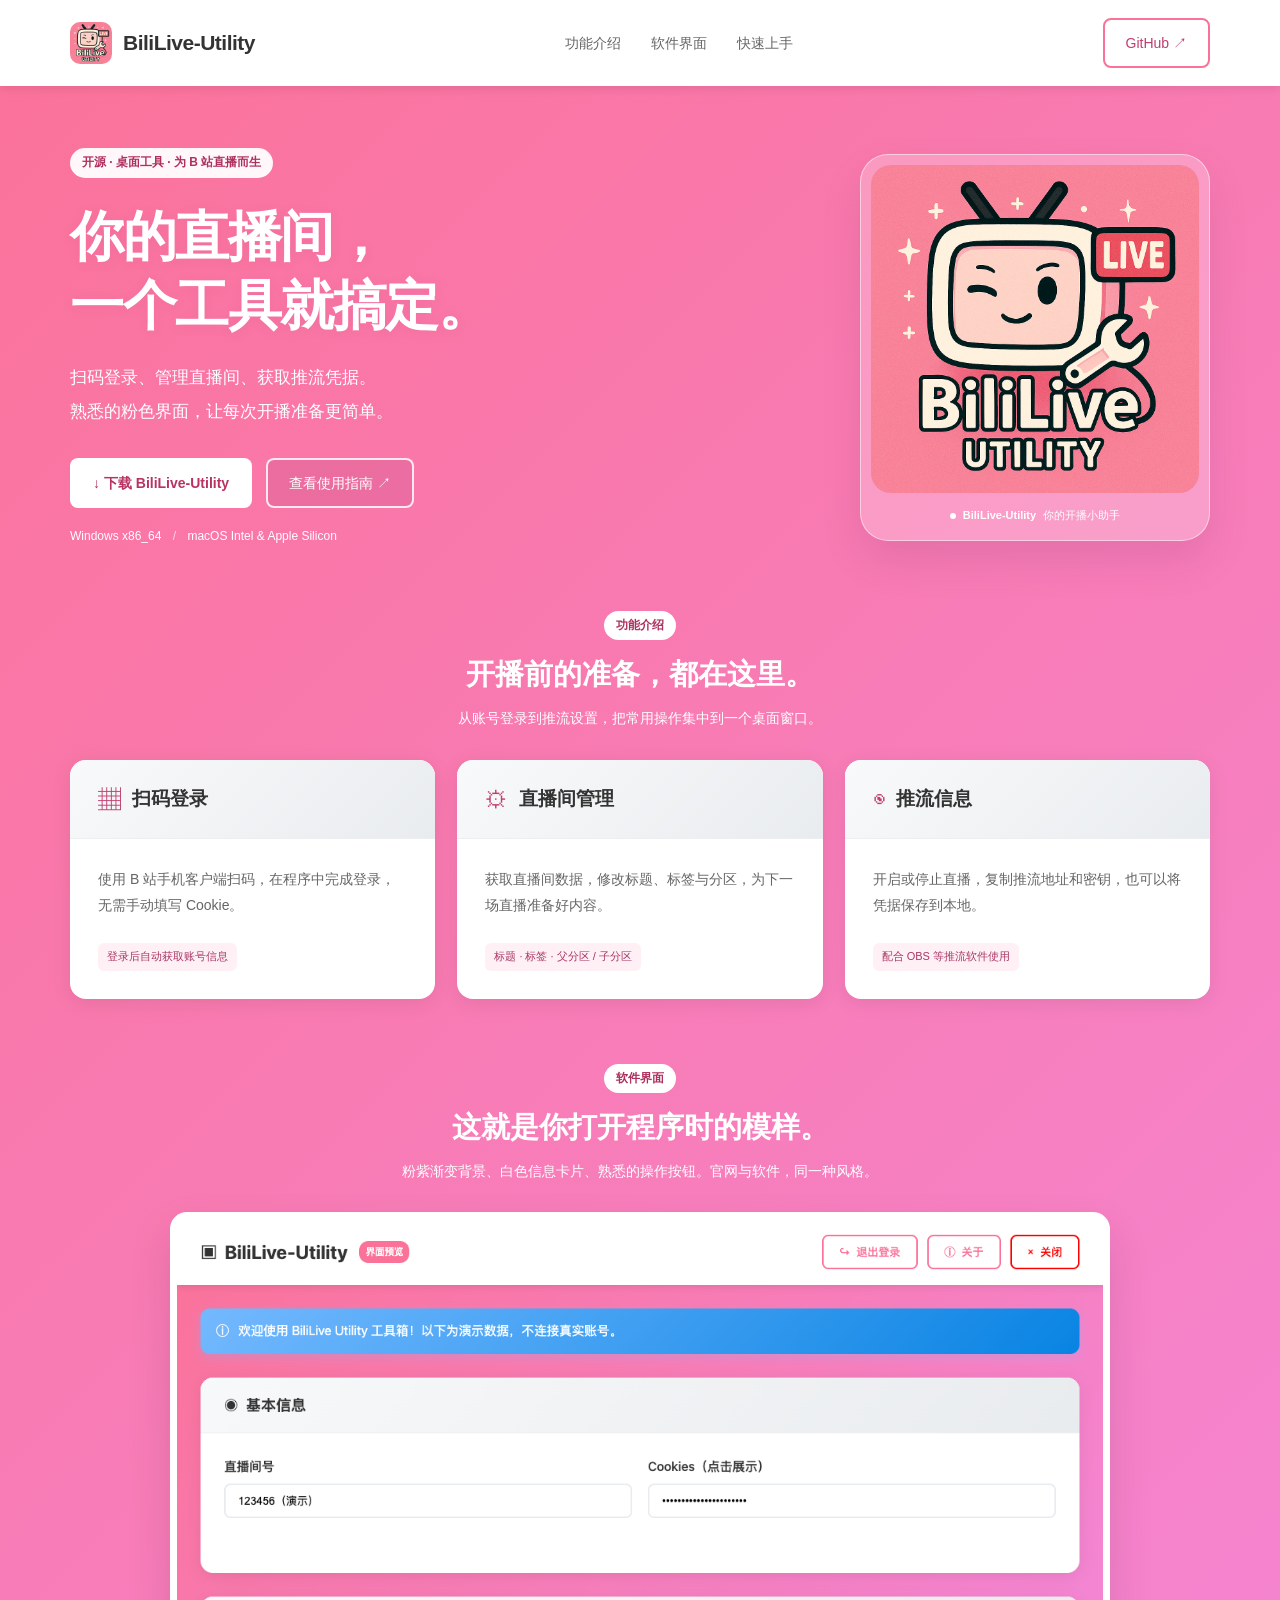
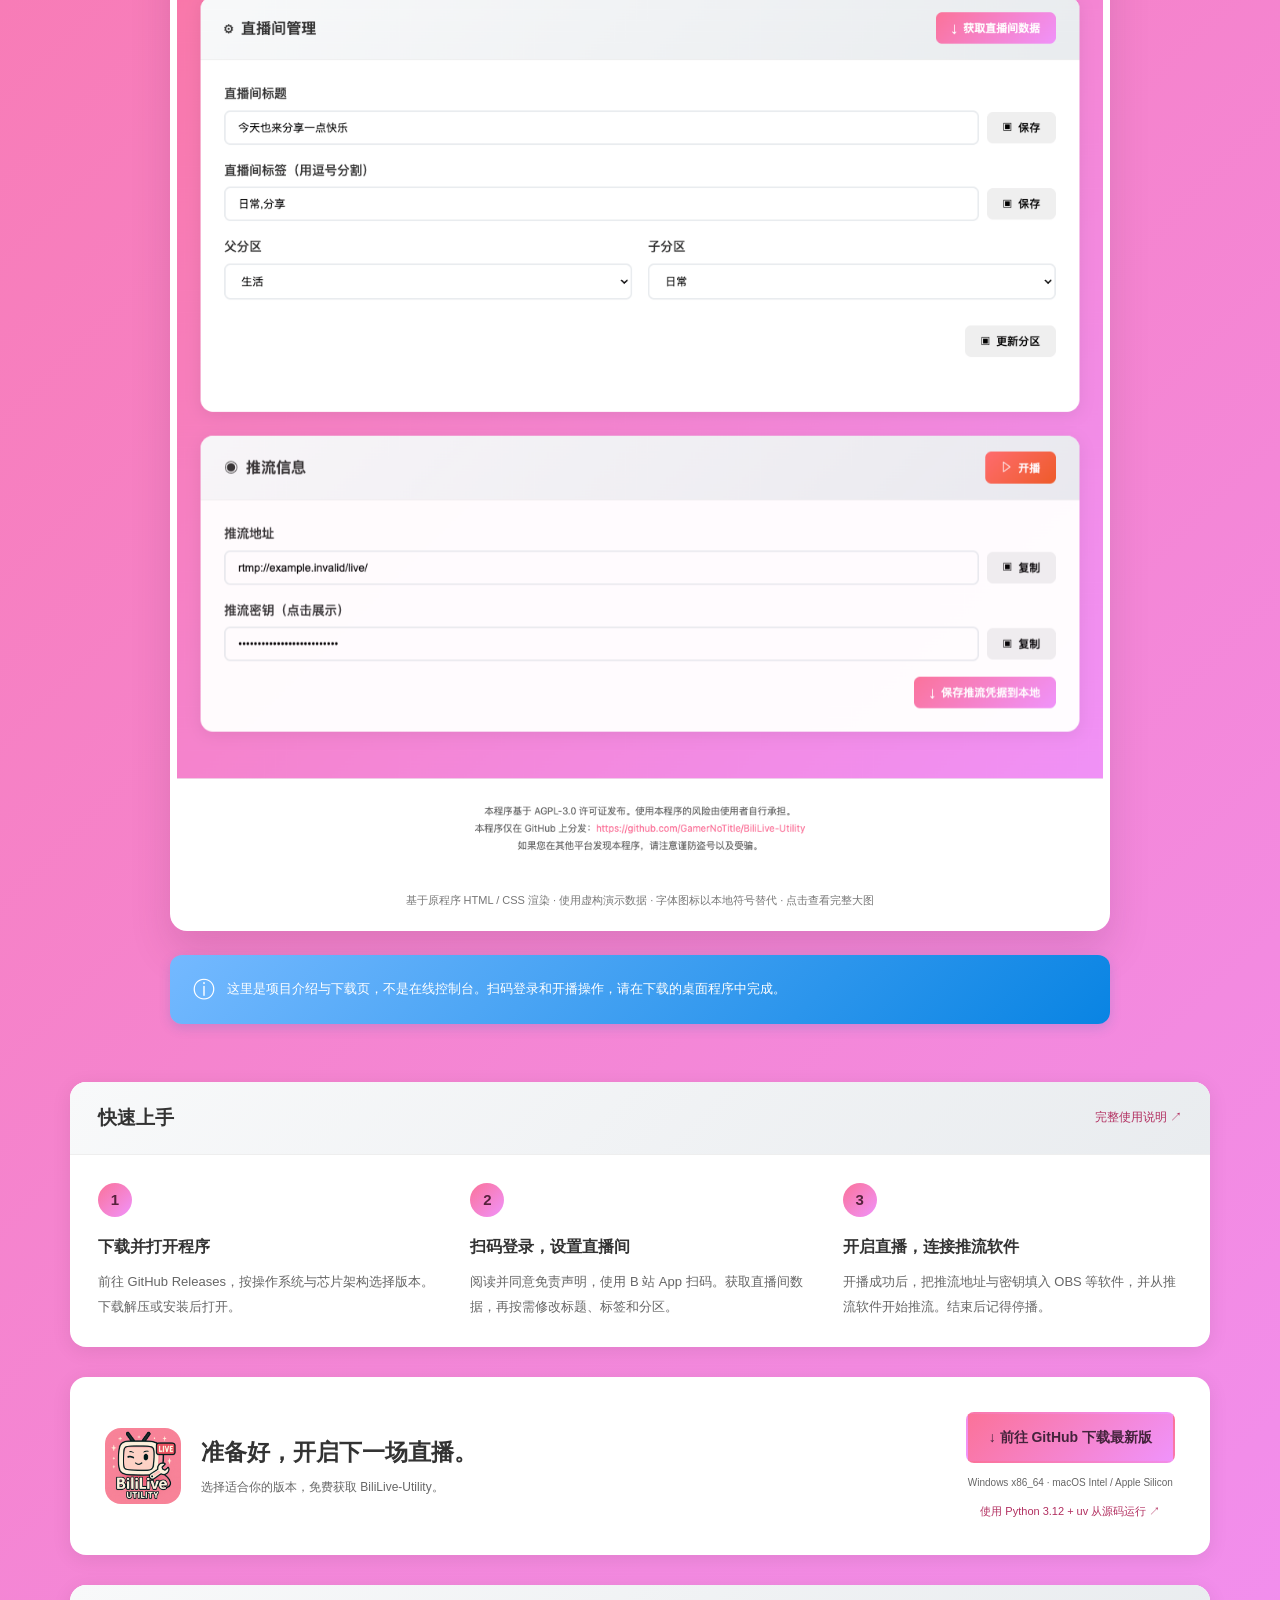
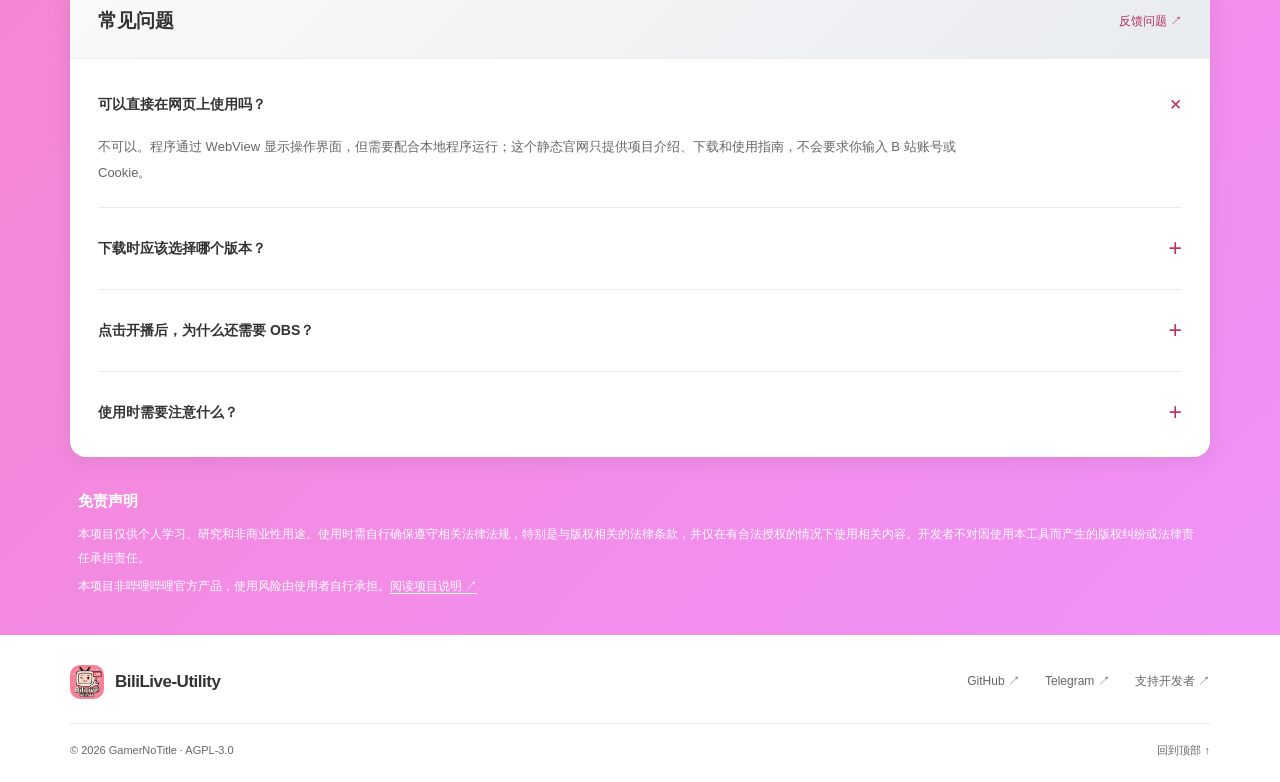
<file: index.html>
<!doctype html>
<html lang="zh-CN">
<head>
  <meta charset="utf-8">
  <meta name="viewport" content="width=device-width, initial-scale=1">
  <meta name="description" content="BiliLive-Utility，开源的 B 站直播间管理工具。扫码登录、管理直播间、获取推流凭据，让开播准备更简单。">
  <meta name="theme-color" content="#fb7299">
  <title>BiliLive-Utility · B站直播间管理工具</title>
  <link rel="icon" href="./static/favicon.ico">
  <link rel="stylesheet" href="./assets/site.css">
  <script src="./assets/site.js" defer></script>
</head>
<body>
  <a class="skip-link" href="#main">跳转到主要内容</a>
  <header class="app-header">
    <div class="wrap header-inner">
      <a class="brand" href="#" aria-label="BiliLive-Utility 首页"><img src="./static/icon.png" width="42" height="42" alt=""><span>BiliLive-Utility</span></a>
      <nav aria-label="主导航"><a href="#features">功能介绍</a><a href="#preview">软件界面</a><a href="#guide">快速上手</a></nav>
      <a class="btn btn-outline" href="https://github.com/GamerNoTitle/BiliLive-Utility">GitHub ↗</a>
    </div>
  </header>
  <main id="main">
    <section class="hero wrap">
      <div class="hero-copy">
        <span class="pill">开源 · 桌面工具 · 为 B 站直播而生</span>
        <h1>你的直播间，<br>一个工具就搞定。</h1>
        <p>扫码登录、管理直播间、获取推流凭据。<br>熟悉的粉色界面，让每次开播准备更简单。</p>
        <div class="actions"><a class="btn btn-white" href="#download">↓ 下载 BiliLive-Utility</a><a class="btn btn-glass" href="#guide">查看使用指南 ↗</a></div>
        <div class="platforms">Windows x86_64 <span> / </span> macOS Intel & Apple Silicon</div>
      </div>
      <div class="hero-identity"><img src="./static/icon.png" alt="BiliLive-Utility 项目图标：举着 LIVE 牌子的电视与扳手" width="1024" height="1024" fetchpriority="high"><div class="identity-caption"><span class="live-dot"></span> BiliLive-Utility <span>你的开播小助手</span></div></div>
    </section>
    <section class="wrap features-section" id="features">
      <div class="section-heading"><span class="pill">功能介绍</span><h2>开播前的准备，都在这里。</h2><p>从账号登录到推流设置，把常用操作集中到一个桌面窗口。</p></div>
      <div class="feature-grid">
        <article class="card feature"><div class="card-header"><span class="icon" aria-hidden="true">▦</span><h3>扫码登录</h3></div><div class="card-body"><p>使用 B 站手机客户端扫码，在程序中完成登录，无需手动填写 Cookie。</p><span class="tag">登录后自动获取账号信息</span></div></article>
        <article class="card feature"><div class="card-header"><span class="icon" aria-hidden="true">⚙</span><h3>直播间管理</h3></div><div class="card-body"><p>获取直播间数据，修改标题、标签与分区，为下一场直播准备好内容。</p><span class="tag">标题 · 标签 · 父分区 / 子分区</span></div></article>
        <article class="card feature"><div class="card-header"><span class="icon" aria-hidden="true">◉</span><h3>推流信息</h3></div><div class="card-body"><p>开启或停止直播，复制推流地址和密钥，也可以将凭据保存到本地。</p><span class="tag">配合 OBS 等推流软件使用</span></div></article>
      </div>
    </section>
    <section class="wrap preview-section" id="preview">
      <div class="section-heading"><span class="pill">软件界面</span><h2>这就是你打开程序时的模样。</h2><p>粉紫渐变背景、白色信息卡片、熟悉的操作按钮。官网与软件，同一种风格。</p></div>
      <figure class="product-shot"><a href="./assets/app-preview.png" aria-label="打开完整的软件界面预览图"><img src="./assets/app-preview.png" width="1180" height="1604" loading="lazy" alt="基于原程序 WebView 渲染的界面预览：基本信息、直播间管理及推流信息三张白色卡片，粉紫渐变背景。账号与凭据均为虚构演示数据。"></a><figcaption>基于原程序 HTML / CSS 渲染 · 使用虚构演示数据 · 字体图标以本地符号替代 · 点击查看完整大图</figcaption></figure>
      <div class="info-banner"><span aria-hidden="true">ⓘ</span><p>这里是项目介绍与下载页，不是在线控制台。扫码登录和开播操作，请在下载的桌面程序中完成。</p></div>
    </section>
    <section class="wrap guide-section" id="guide">
      <div class="card guide-card"><div class="card-header"><h2>快速上手</h2><a class="inline-link" href="https://github.com/GamerNoTitle/BiliLive-Utility#开箱即用">完整使用说明 ↗</a></div><ol class="steps card-body">
        <li><span class="step-number">1</span><div><h3>下载并打开程序</h3><p>前往 GitHub Releases，按操作系统与芯片架构选择版本。下载解压或安装后打开。</p></div></li>
        <li><span class="step-number">2</span><div><h3>扫码登录，设置直播间</h3><p>阅读并同意免责声明，使用 B 站 App 扫码。获取直播间数据，再按需修改标题、标签和分区。</p></div></li>
        <li><span class="step-number">3</span><div><h3>开启直播，连接推流软件</h3><p>开播成功后，把推流地址与密钥填入 OBS 等软件，并从推流软件开始推流。结束后记得停播。</p></div></li>
      </ol></div>
    </section>
    <section class="wrap download-section" id="download"><div class="card download-card"><div class="download-intro"><img src="./static/icon.png" alt="" width="76" height="76" loading="lazy"><div><h2>准备好，开启下一场直播。</h2><p>选择适合你的版本，免费获取 BiliLive-Utility。</p></div></div><div class="download-actions"><a class="btn btn-primary" href="https://github.com/GamerNoTitle/BiliLive-Utility/releases/latest">↓ 前往 GitHub 下载最新版</a><span>Windows x86_64 · macOS Intel / Apple Silicon</span><a class="inline-link" href="https://github.com/GamerNoTitle/BiliLive-Utility#源码启动">使用 Python 3.12 + uv 从源码运行 ↗</a></div></div></section>
    <section class="wrap faq-section" id="faq"><div class="card"><div class="card-header"><h2>常见问题</h2><a class="inline-link" href="https://github.com/GamerNoTitle/BiliLive-Utility/issues">反馈问题 ↗</a></div><div class="faq-list card-body">
      <details open><summary>可以直接在网页上使用吗？<span aria-hidden="true">+</span></summary><p>不可以。程序通过 WebView 显示操作界面，但需要配合本地程序运行；这个静态官网只提供项目介绍、下载和使用指南，不会要求你输入 B 站账号或 Cookie。</p></details>
      <details><summary>下载时应该选择哪个版本？<span aria-hidden="true">+</span></summary><p>Windows 选择 Windows-amd64；Intel Mac 选择 macOS-amd64；Apple Silicon（M 系列）选择 macOS-arm64。请以 Releases 实际提供的文件为准，其他环境可参考源码启动说明。</p></details>
      <details><summary>点击开播后，为什么还需要 OBS？<span aria-hidden="true">+</span></summary><p>程序负责开启直播间和获取推流凭据，画面与声音仍需 OBS 等推流软件传输。将推流地址与密钥分别填入推流软件的自定义服务器设置，再开始推流即可。</p></details>
      <details><summary>使用时需要注意什么？<span aria-hidden="true">+</span></summary><p>请只从本项目 GitHub 下载程序，不要分享 Cookie、登录二维码或推流密钥。平台接口与规则可能变化，本工具不保证所有账号均可开播。使用前请确认符合平台规则，并确保直播内容已获得合法授权。</p></details>
    </div></div></section>
    <aside class="wrap disclaimer"><h2>免责声明</h2><p>本项目仅供个人学习、研究和非商业性用途。使用时需自行确保遵守相关法律法规，特别是与版权相关的法律条款，并仅在有合法授权的情况下使用相关内容。开发者不对因使用本工具而产生的版权纠纷或法律责任承担责任。</p><p>本项目非哔哩哔哩官方产品，使用风险由使用者自行承担。<a href="https://github.com/GamerNoTitle/BiliLive-Utility#readme">阅读项目说明 ↗</a></p></aside>
  </main>
  <footer class="app-footer"><div class="wrap"><div class="footer-top"><a class="brand" href="#"><img src="./static/icon.png" width="34" height="34" alt=""><span>BiliLive-Utility</span></a><div class="footer-links"><a href="https://github.com/GamerNoTitle/BiliLive-Utility">GitHub ↗</a><a href="https://t.me/DohnaNyan">Telegram ↗</a><a href="https://bili33.top/sponsors">支持开发者 ↗</a></div></div><div class="footer-bottom"><span>© <span id="year">2026</span> GamerNoTitle · <a href="https://github.com/GamerNoTitle/BiliLive-Utility/blob/master/LICENSE">AGPL-3.0</a></span><a href="#">回到顶部 ↑</a></div></div></footer>
</body>
</html>
</file>
<file: assets/site.css>
/* Visual tokens follow static/styles.css, the desktop application's WebView UI.
   This stylesheet is scoped to the independent project homepage. */
:root {
  --pink: #fb7299;
  --purple: #f093fb;
  --gradient: linear-gradient(135deg, #fb7299 0%, #f093fb 100%);
  --text: #333;
  --muted: #666;
  --border: #e9ecef;
  --shadow: 0 4px 20px rgba(0, 0, 0, .08);
}
* { box-sizing: border-box; margin: 0; padding: 0; }
html { scroll-behavior: smooth; scroll-padding-top: 104px; }
body {
  font-family: "Inter", -apple-system, BlinkMacSystemFont, "Segoe UI", Roboto, "PingFang SC", "Microsoft YaHei", sans-serif;
  background: var(--gradient);
  min-height: 100vh;
  color: var(--text);
  line-height: 1.6;
  -webkit-font-smoothing: antialiased;
}
a { color: inherit; text-decoration: none; }
a, summary { -webkit-tap-highlight-color: transparent; }
a:focus-visible, summary:focus-visible { outline: 3px solid #974175; outline-offset: 5px; border-radius: 5px; }
::selection { background: #ffe0eb; color: #333; }
.wrap { width: min(1140px, calc(100% - 64px)); margin-inline: auto; }
.app-header { background: white; padding: 18px 0; box-shadow: 0 2px 10px rgba(0,0,0,.1); position: sticky; top: 0; z-index: 10; }
.header-inner { display: flex; justify-content: space-between; align-items: center; gap: 24px; }
.brand { display: inline-flex; align-items: center; gap: 11px; font-size: 21px; font-weight: 700; letter-spacing: -.5px; }
.brand img { border-radius: 10px; flex: none; object-fit: cover; }
nav { display: flex; gap: 30px; color: #666; font-size: 14px; }
nav a:hover, .footer-links a:hover { color: #c03e6e; }
.btn { padding: 12px 21px; border: 2px solid transparent; border-radius: 8px; cursor: pointer; font-size: 14px; font-weight: 500; transition: transform .2s, box-shadow .2s; display: inline-flex; align-items: center; justify-content: center; gap: 8px; text-decoration: none; }
.btn:hover { transform: translateY(-2px); box-shadow: 0 4px 12px rgba(0,0,0,.15); }
.btn-outline { color: #c03e6e; border-color: var(--pink); background: white; }
.btn-primary { background: var(--gradient); color: #44233c; font-weight: 650; }
.btn-white { background: white; color: #b83262; font-weight: 650; }
.btn-glass { border-color: rgba(255,255,255,.85); color: #fff; background: rgba(80,12,75,.08); }
.hero { padding-block: 62px 65px; display: grid; grid-template-columns: 1.35fr .8fr; align-items: center; gap: 80px; color: white; }
.pill { display: inline-flex; padding: 5px 12px; border-radius: 20px; font-size: 12px; background: #fff; color: #ae305e; font-weight: 600; }
.hero .pill { background: rgba(255,255,255,.94); }
h1 { font-size: clamp(36px, 4.2vw, 56px); line-height: 1.3; letter-spacing: -1.5px; margin: 24px 0 20px; font-weight: 750; text-shadow: 0 2px 12px #9e356a18; }
.hero-copy > p { font-size: 17px; line-height: 1.95; }
.actions { display: flex; gap: 14px; margin-top: 30px; flex-wrap: wrap; }
.platforms { margin-top: 19px; font-size: 12px; color: #fff; }
.platforms span { padding-inline: 8px; opacity: .7; }
.hero-identity { max-width: 350px; justify-self: end; padding: 10px; background: rgba(255,255,255,.25); border: 1px solid rgba(255,255,255,.5); border-radius: 28px; box-shadow: 0 20px 40px rgba(96,30,80,.12); }
.hero-identity > img { display: block; width: 100%; height: auto; border-radius: 20px; }
.identity-caption { display: flex; align-items: center; justify-content: center; flex-wrap: wrap; gap: 7px; padding: 14px 3px 5px; font-size: 11px; font-weight: 600; }
.identity-caption > span:last-child { font-weight: 400; }
.live-dot { width: 6px; height: 6px; border-radius: 50%; background: white; }
.section-heading { text-align: center; color: white; margin-bottom: 28px; }
.section-heading h2 { font-size: 29px; line-height: 1.4; margin: 14px 0 10px; }
.section-heading p { font-size: 14px; line-height: 1.9; }
.features-section { padding-bottom: 65px; }
.feature-grid { display: grid; grid-template-columns: repeat(3, 1fr); gap: 22px; }
.card { background: white; border-radius: 16px; box-shadow: var(--shadow); overflow: hidden; }
.card-header { background: linear-gradient(135deg, #f8f9fa 0%, #e9ecef 100%); padding: 21px 28px; border-bottom: 1px solid #eee; display: flex; align-items: center; justify-content: space-between; gap: 16px; }
.card-header h2, .card-header h3 { font-size: 19px; font-weight: 650; margin: 0; }
.card-body { padding: 28px; }
.feature { transition: transform .2s, box-shadow .2s; }
.feature:hover { transform: translateY(-2px); box-shadow: 0 8px 30px rgba(0,0,0,.12); }
.feature .card-header { justify-content: flex-start; gap: 11px; }
.icon { color: #c03e6e; font-size: 23px; }
.feature p { font-size: 14px; color: var(--muted); line-height: 1.85; }
.tag { display: inline-block; margin-top: 24px; font-size: 11px; color: #a83765; background: #fff0f6; border-radius: 6px; padding: 5px 9px; }
.preview-section { padding-bottom: 58px; }
.product-shot { max-width: 940px; margin: 0 auto; border: 7px solid rgba(255,255,255,.45); background: white; border-radius: 17px; overflow: hidden; box-shadow: 0 20px 40px rgba(78,26,70,.15); }
.product-shot a { display: block; }
.product-shot img { display: block; width: 100%; height: auto; }
.product-shot figcaption { text-align: center; font-size: 11px; color: #777; line-height: 1.8; padding: 13px 20px; background: white; }
.info-banner { background: linear-gradient(135deg, #74b9ff 0%, #0984e3 100%); color: white; padding: 17px 23px; border-radius: 12px; margin: 24px auto 0; max-width: 940px; display: flex; align-items: center; gap: 12px; box-shadow: 0 4px 12px rgba(40,102,173,.18); }
.info-banner > span { font-size: 22px; }
.info-banner p { font-size: 13px; }
.guide-section, .download-section, .faq-section { padding-bottom: 30px; }
.inline-link { font-size: 12px; color: #b22f60; text-underline-offset: 4px; }
.inline-link:hover { text-decoration: underline; }
.steps { list-style: none; display: grid; grid-template-columns: repeat(3, 1fr); gap: 33px; }
.steps li { display: flex; flex-direction: column; gap: 17px; }
.step-number { width: 34px; height: 34px; background: var(--gradient); color: #56223c; font-weight: 700; border-radius: 50%; display: grid; place-items: center; font-size: 15px; }
.steps h3 { font-size: 16px; margin-bottom: 10px; }
.steps p { font-size: 13px; line-height: 1.9; color: var(--muted); }
.download-card { padding: 35px; display: flex; align-items: center; justify-content: space-between; gap: 30px; }
.download-intro { display: flex; align-items: center; gap: 20px; }
.download-intro img { border-radius: 16px; flex: none; }
.download-intro h2 { font-size: 23px; line-height: 1.5; }
.download-intro p { color: var(--muted); font-size: 12px; margin-top: 9px; }
.download-actions { display: flex; flex-direction: column; align-items: center; gap: 12px; flex: none; }
.download-actions > span { font-size: 10px; color: var(--muted); }
.download-actions .btn { width: 100%; }
.download-actions .inline-link { font-size: 11px; }
.faq-list { padding-block: 5px; }
.faq-list details { border-bottom: 1px solid var(--border); padding: 22px 0; }
.faq-list details:last-child { border-bottom: 0; }
summary { display: flex; justify-content: space-between; align-items: center; gap: 20px; list-style: none; cursor: pointer; font-size: 14px; font-weight: 600; }
summary::-webkit-details-marker { display: none; }
summary span { font-size: 23px; color: #ba3564; font-weight: 400; transition: transform .2s; }
details[open] summary span { transform: rotate(45deg); }
.faq-list p { font-size: 13px; color: var(--muted); line-height: 1.95; max-width: 900px; margin-top: 12px; padding-right: 25px; }
.disclaimer { padding: 2px 8px 36px; color: white; }
.disclaimer h2 { font-size: 15px; margin-bottom: 10px; }
.disclaimer p { font-size: 12px; line-height: 1.95; margin-top: 5px; }
.disclaimer a { text-decoration: underline; text-underline-offset: 3px; }
.app-footer { padding: 30px 0 23px; background: white; color: #666; }
.footer-top { display: flex; align-items: center; justify-content: space-between; gap: 25px; }
.app-footer .brand { font-size: 17px; color: #333; }
.footer-links { display: flex; gap: 25px; font-size: 12px; }
.footer-bottom { margin-top: 24px; padding-top: 18px; border-top: 1px solid var(--border); font-size: 11px; display: flex; justify-content: space-between; gap: 20px; }
.skip-link { position: fixed; top: 12px; left: 20px; background: white; color: #a62b58; padding: 14px; z-index: 20; clip-path: inset(50%); width: 1px; height: 1px; overflow: hidden; white-space: nowrap; }
.skip-link:focus { clip-path: none; width: auto; height: auto; overflow: visible; }
@media (max-width: 1000px) {
  .hero { gap: 40px; }
  nav { gap: 18px; }
  .brand { font-size: 19px; }
  .card-header, .card-body { padding: 22px; }
  .download-card { align-items: flex-start; }
  .download-intro { align-items: flex-start; }
  .download-intro img { width: 55px; height: 55px; }
  .download-intro h2 { font-size: 21px; }
}
@media (max-width: 760px) {
  html { scroll-padding-top: 88px; }
  .wrap { width: calc(100% - 36px); }
  .app-header { padding: 13px 0; }
  .header-inner { gap: 10px; }
  .brand { font-size: 17px; gap: 8px; letter-spacing: -.4px; }
  .brand img { width: 34px; height: 34px; border-radius: 8px; }
  nav { display: none; }
  .header-inner .btn { padding: 8px 11px; font-size: 12px; }
  .hero { grid-template-columns: 1fr; padding-block: 37px 46px; gap: 30px; }
  h1 { font-size: 40px; letter-spacing: -1px; margin-top: 19px; }
  .hero-copy > p { font-size: 14px; }
  .actions { gap: 10px; margin-top: 24px; }
  .btn { font-size: 12px; padding: 12px 14px; }
  .platforms { font-size: 10px; }
  .hero-identity { max-width: 260px; justify-self: center; }
  .identity-caption { font-size: 9px; }
  .section-heading h2 { font-size: 25px; }
  .section-heading p { font-size: 12px; }
  .feature-grid { grid-template-columns: 1fr; gap: 16px; }
  .features-section { padding-bottom: 43px; }
  .card-header { padding: 17px 21px; }
  .card-header h2, .card-header h3 { font-size: 17px; }
  .card-body { padding: 22px; }
  .feature p { font-size: 13px; }
  .tag { margin-top: 18px; }
  .preview-section { padding-bottom: 30px; }
  .product-shot { border-width: 4px; border-radius: 10px; }
  .product-shot figcaption { font-size: 10px; padding: 10px 13px; }
  .info-banner { padding: 15px; align-items: flex-start; gap: 10px; }
  .info-banner p { font-size: 12px; }
  .guide-section, .download-section, .faq-section { padding-bottom: 22px; }
  .inline-link { font-size: 11px; }
  .steps { grid-template-columns: 1fr; gap: 23px; }
  .steps li { flex-direction: row; gap: 15px; }
  .step-number { flex: none; }
  .steps h3 { font-size: 15px; }
  .steps p { font-size: 12px; }
  .download-card { padding: 25px 22px; flex-direction: column; gap: 25px; }
  .download-intro { gap: 13px; }
  .download-intro img { width: 48px; height: 48px; border-radius: 11px; }
  .download-intro h2 { font-size: 19px; }
  .download-intro p { font-size: 11px; }
  .download-actions { align-items: flex-start; width: 100%; }
  .download-actions .btn { padding: 14px; }
  .download-actions > span { font-size: 9px; }
  .faq-list { padding-block: 0; }
  summary { font-size: 13px; }
  .faq-list p { font-size: 12px; padding-right: 0; }
  .disclaimer { padding: 2px 4px 28px; }
  .disclaimer p { font-size: 11px; }
  .footer-top { align-items: flex-start; flex-direction: column; gap: 20px; }
  .footer-links { gap: 23px; font-size: 11px; flex-wrap: wrap; }
  .footer-bottom { font-size: 10px; }
}
@media (prefers-reduced-motion: reduce) {
  html { scroll-behavior: auto; }
  *, *::before, *::after { transition: none !important; }
}
</file>
